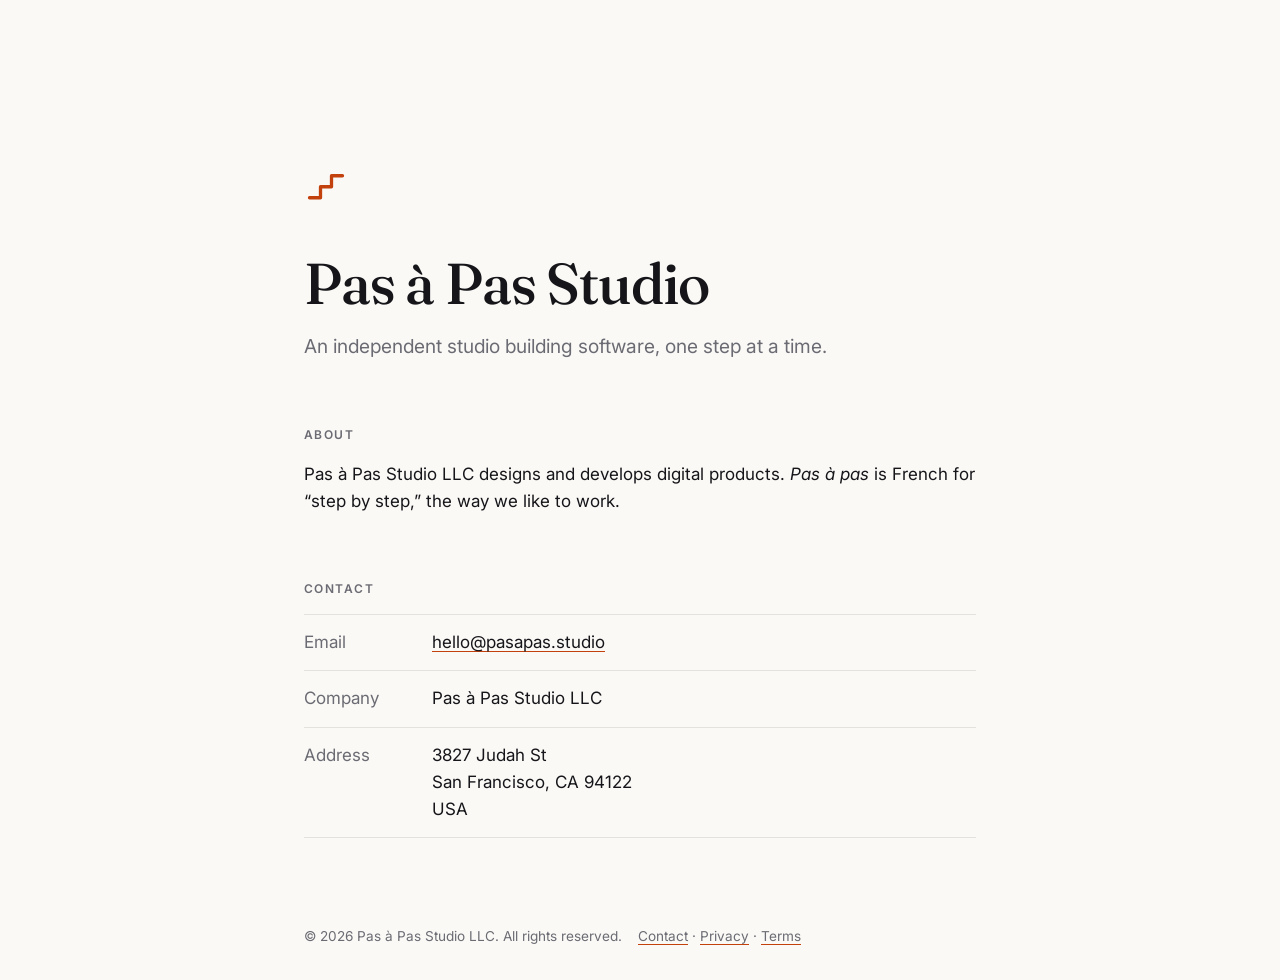
<file: index.html>
<!doctype html>
<html lang="en">
<head>
  <meta charset="utf-8">
  <meta name="viewport" content="width=device-width, initial-scale=1">
  <title>Pas à Pas Studio</title>
  <meta name="description" content="Pas à Pas Studio LLC. Step by step, we build software.">
  <link rel="canonical" href="https://pasapas.studio/">
  <meta property="og:title" content="Pas à Pas Studio">
  <meta property="og:description" content="Pas à Pas Studio LLC. Step by step, we build software.">
  <meta property="og:url" content="https://pasapas.studio/">
  <meta property="og:type" content="website">
  <link rel="icon" href="data:image/svg+xml,%3Csvg xmlns='http://www.w3.org/2000/svg' viewBox='0 0 32 32'%3E%3Crect width='32' height='32' rx='7' fill='%23111'/%3E%3Cpath d='M8 23h5v-5h5v-5h6' fill='none' stroke='%23fff' stroke-width='2.6' stroke-linecap='round' stroke-linejoin='round'/%3E%3C/svg%3E">
  <link rel="preconnect" href="https://fonts.googleapis.com">
  <link rel="preconnect" href="https://fonts.gstatic.com" crossorigin>
  <link href="https://fonts.googleapis.com/css2?family=Inter:wght@400;500;600&family=Fraunces:opsz,wght@9..144,500&display=swap" rel="stylesheet">
  <link rel="stylesheet" href="style.css">
</head>
<body>
  <main>
    <svg class="mark" viewBox="0 0 32 32" aria-hidden="true">
      <path d="M4 26h8v-8h8v-8h8" fill="none" stroke-width="2.4" stroke-linecap="round" stroke-linejoin="round"/>
    </svg>

    <h1>Pas à Pas Studio</h1>
    <!-- TODO: replace with what the company does -->
    <p class="tagline">An independent studio building software, one step at a time.</p>

    <section aria-labelledby="about">
      <h2 id="about">About</h2>
      <!-- TODO: short company description -->
      <p>Pas à Pas Studio LLC designs and develops digital products. <em>Pas à pas</em> is French for “step by step,” the way we like to work.</p>
    </section>

    <section aria-labelledby="contact">
      <h2 id="contact">Contact</h2>
      <dl>
        <dt>Email</dt>
        <dd><a href="mailto:hello@pasapas.studio">hello@pasapas.studio</a></dd><!-- TODO: confirm address -->
        <dt>Company</dt>
        <dd>Pas à Pas Studio LLC</dd>
        <dt>Address</dt>
        <dd><address style="font-style: normal">3827 Judah St<br>San Francisco, CA 94122<br>USA</address></dd>
      </dl>
    </section>
  </main>

  <footer>
    © <span id="y">2026</span> Pas à Pas Studio LLC. All rights reserved.
    <nav><a href="/contact">Contact</a> · <a href="/privacy">Privacy</a> · <a href="/terms">Terms</a></nav>
  </footer>
  <script>
    document.getElementById('y').textContent = new Date().getFullYear();

    // Tagline arrives one word at a time.
    const tagline = document.querySelector('.tagline');
    tagline.innerHTML = tagline.textContent.trim().split(/\s+/)
      .map((w, i) => `<span class="w" style="animation-delay:${1.2 + i * 0.12}s">${w}</span>`)
      .join(' ');

    // Pointer leaves a trail of footprints ("pas" = footstep).
    if (!matchMedia('(prefers-reduced-motion: reduce)').matches) {
      const STRIDE = 34, SPREAD = 6;
      const svg = '<svg viewBox="0 0 10 20"><ellipse cx="5" cy="6" rx="4" ry="5.5"/><ellipse cx="5" cy="16" rx="3" ry="3.5"/></svg>';
      let last = null, left = true;
      addEventListener('pointermove', (e) => {
        if (!last) { last = { x: e.clientX, y: e.clientY }; return; }
        const dx = e.clientX - last.x, dy = e.clientY - last.y;
        const dist = Math.hypot(dx, dy);
        if (dist < STRIDE) return;
        const a = Math.atan2(dy, dx);
        const side = left ? -SPREAD : SPREAD;
        const x = e.clientX + Math.cos(a + Math.PI / 2) * side;
        const y = e.clientY + Math.sin(a + Math.PI / 2) * side;
        const el = document.createElement('div');
        el.className = 'print';
        el.innerHTML = svg;
        el.firstChild.style.cssText = 'width:100%;height:100%;display:block';
        el.style.transform = `translate(${x}px, ${y}px) rotate(${a + Math.PI / 2}rad)`;
        el.addEventListener('animationend', () => el.remove());
        document.body.appendChild(el);
        left = !left;
        last = { x: e.clientX, y: e.clientY };
      }, { passive: true });
    }
  </script>
</body>
</html>
</file>
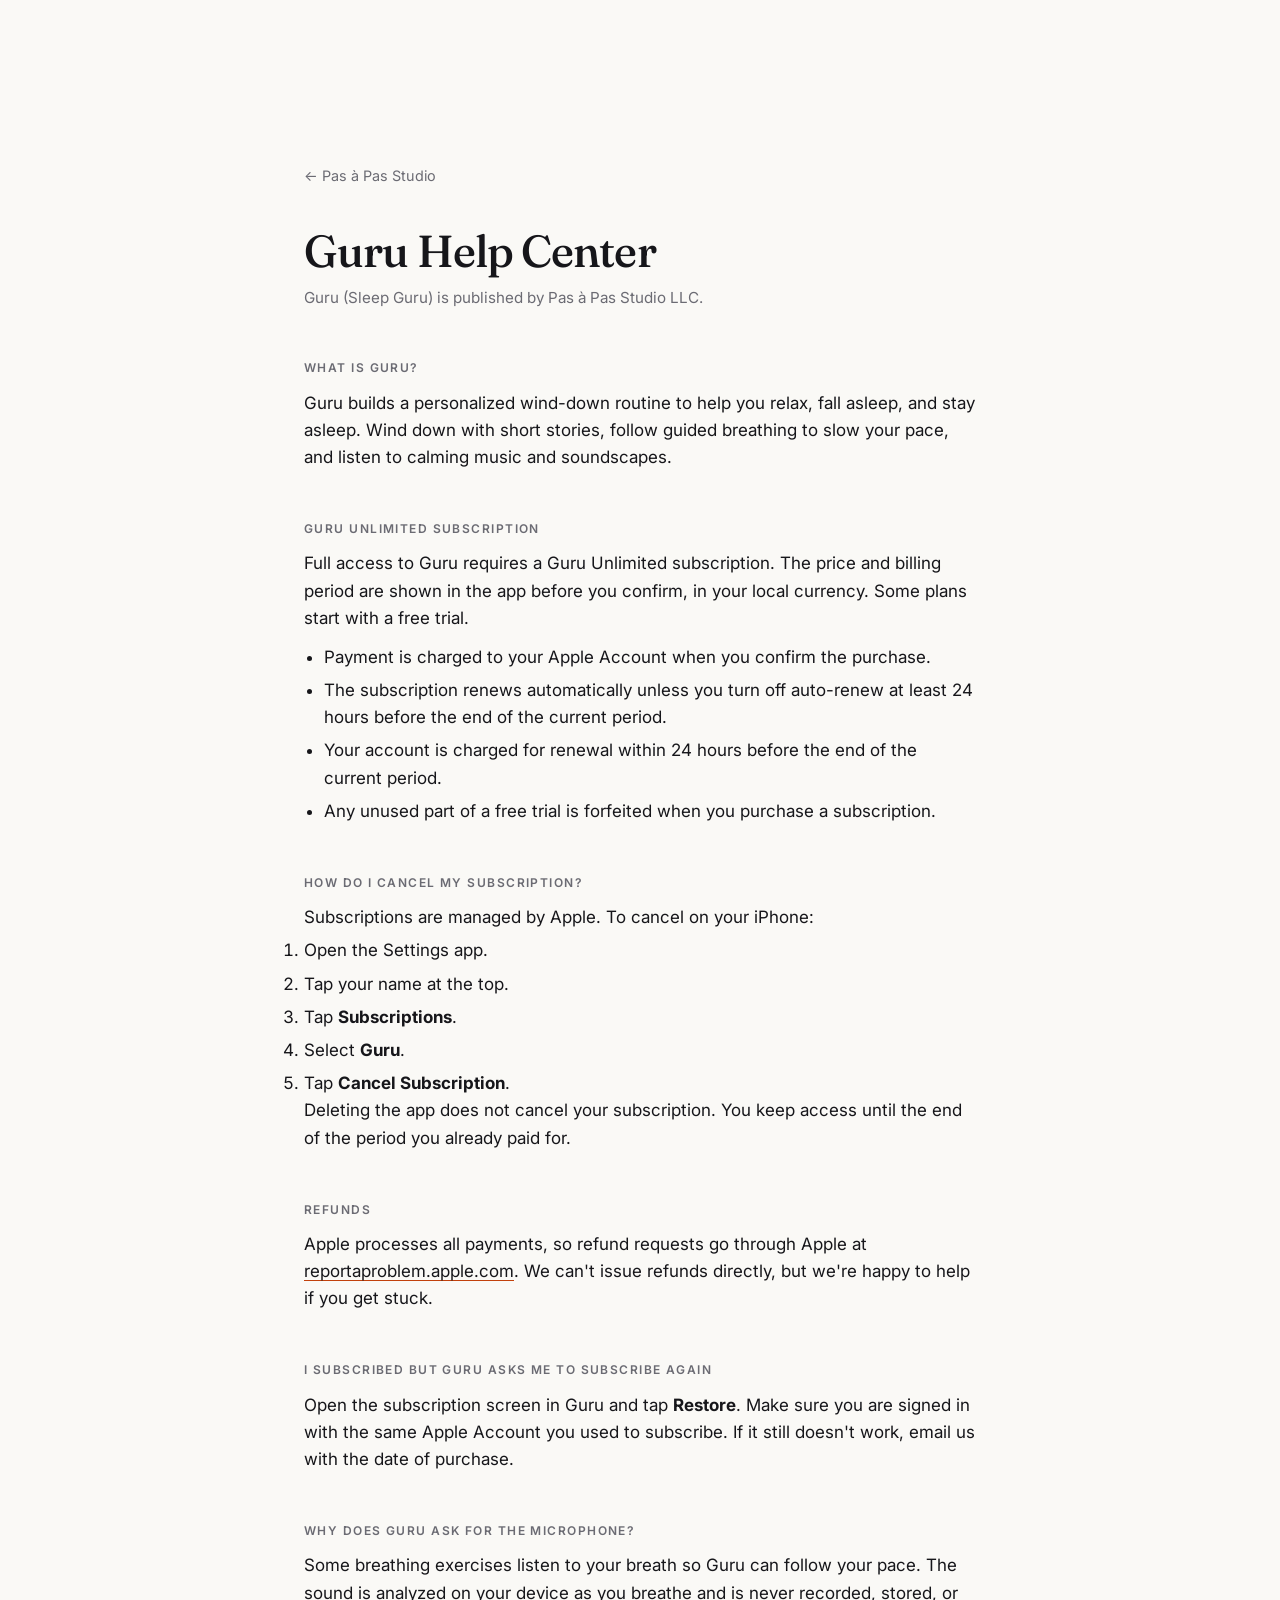
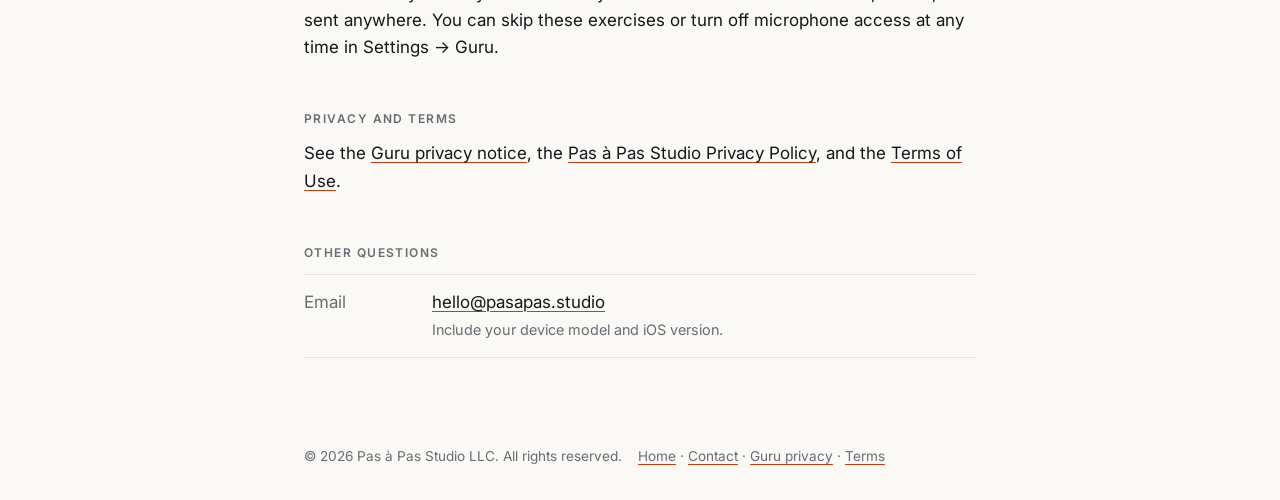
<file: sleepguru/index.html>
<!doctype html>
<html lang="en">
<head>
  <meta charset="utf-8">
  <meta name="viewport" content="width=device-width, initial-scale=1">
  <title>Guru Help Center | Pas à Pas Studio</title>
  <meta name="description" content="Answers to common questions about Guru (Sleep Guru): subscriptions, cancellation, restoring purchases, and support.">
  <link rel="canonical" href="https://pasapas.studio/sleepguru/">
  <link rel="icon" href="data:image/svg+xml,%3Csvg xmlns='http://www.w3.org/2000/svg' viewBox='0 0 32 32'%3E%3Crect width='32' height='32' rx='7' fill='%23111'/%3E%3Cpath d='M8 23h5v-5h5v-5h6' fill='none' stroke='%23fff' stroke-width='2.6' stroke-linecap='round' stroke-linejoin='round'/%3E%3C/svg%3E">
  <link rel="preconnect" href="https://fonts.googleapis.com">
  <link rel="preconnect" href="https://fonts.gstatic.com" crossorigin>
  <link href="https://fonts.googleapis.com/css2?family=Inter:wght@400;500;600&family=Fraunces:opsz,wght@9..144,500&display=swap" rel="stylesheet">
  <link rel="stylesheet" href="/style.css">
</head>
<body>
  <main class="doc">
    <a class="back" href="/">← Pas à Pas Studio</a>

    <h1>Guru Help Center</h1>
    <p class="meta">Guru (Sleep Guru) is published by Pas à Pas Studio LLC.</p>

    <section>
      <h2>What is Guru?</h2>
      <p>Guru builds a personalized wind-down routine to help you relax, fall asleep, and stay asleep. Wind down with short stories, follow guided breathing to slow your pace, and listen to calming music and soundscapes.</p>
    </section>

    <section>
      <h2>Guru Unlimited subscription</h2>
      <p>Full access to Guru requires a Guru Unlimited subscription. The price and billing period are shown in the app before you confirm, in your local currency. Some plans start with a free trial.</p>
      <ul>
        <li>Payment is charged to your Apple Account when you confirm the purchase.</li>
        <li>The subscription renews automatically unless you turn off auto-renew at least 24 hours before the end of the current period.</li>
        <li>Your account is charged for renewal within 24 hours before the end of the current period.</li>
        <li>Any unused part of a free trial is forfeited when you purchase a subscription.</li>
      </ul>
    </section>

    <section>
      <h2>How do I cancel my subscription?</h2>
      <p>Subscriptions are managed by Apple. To cancel on your iPhone:</p>
      <ol>
        <li>Open the Settings app.</li>
        <li>Tap your name at the top.</li>
        <li>Tap <strong>Subscriptions</strong>.</li>
        <li>Select <strong>Guru</strong>.</li>
        <li>Tap <strong>Cancel Subscription</strong>.</li>
      </ol>
      <p>Deleting the app does not cancel your subscription. You keep access until the end of the period you already paid for.</p>
    </section>

    <section>
      <h2>Refunds</h2>
      <p>Apple processes all payments, so refund requests go through Apple at <a href="https://reportaproblem.apple.com">reportaproblem.apple.com</a>. We can't issue refunds directly, but we're happy to help if you get stuck.</p>
    </section>

    <section>
      <h2>I subscribed but Guru asks me to subscribe again</h2>
      <p>Open the subscription screen in Guru and tap <strong>Restore</strong>. Make sure you are signed in with the same Apple Account you used to subscribe. If it still doesn't work, email us with the date of purchase.</p>
    </section>

    <section>
      <h2>Why does Guru ask for the microphone?</h2>
      <p>Some breathing exercises listen to your breath so Guru can follow your pace. The sound is analyzed on your device as you breathe and is never recorded, stored, or sent anywhere. You can skip these exercises or turn off microphone access at any time in Settings → Guru.</p>
    </section>

    <section>
      <h2>Privacy and terms</h2>
      <p>See the <a href="/sleepguru/privacy">Guru privacy notice</a>, the <a href="/privacy">Pas à Pas Studio Privacy Policy</a>, and the <a href="/terms">Terms of Use</a>.</p>
    </section>

    <section>
      <h2>Other questions</h2>
      <dl>
        <dt>Email</dt>
        <dd><a href="mailto:hello@pasapas.studio?subject=Guru%20support">hello@pasapas.studio</a><br><span class="hint">Include your device model and iOS version.</span></dd>
      </dl>
    </section>
  </main>

  <footer>
    © <span id="y">2026</span> Pas à Pas Studio LLC. All rights reserved.
    <nav><a href="/">Home</a> · <a href="/contact">Contact</a> · <a href="/sleepguru/privacy">Guru privacy</a> · <a href="/terms">Terms</a></nav>
  </footer>
  <script>document.getElementById('y').textContent = new Date().getFullYear();</script>
</body>
</html>
</file>
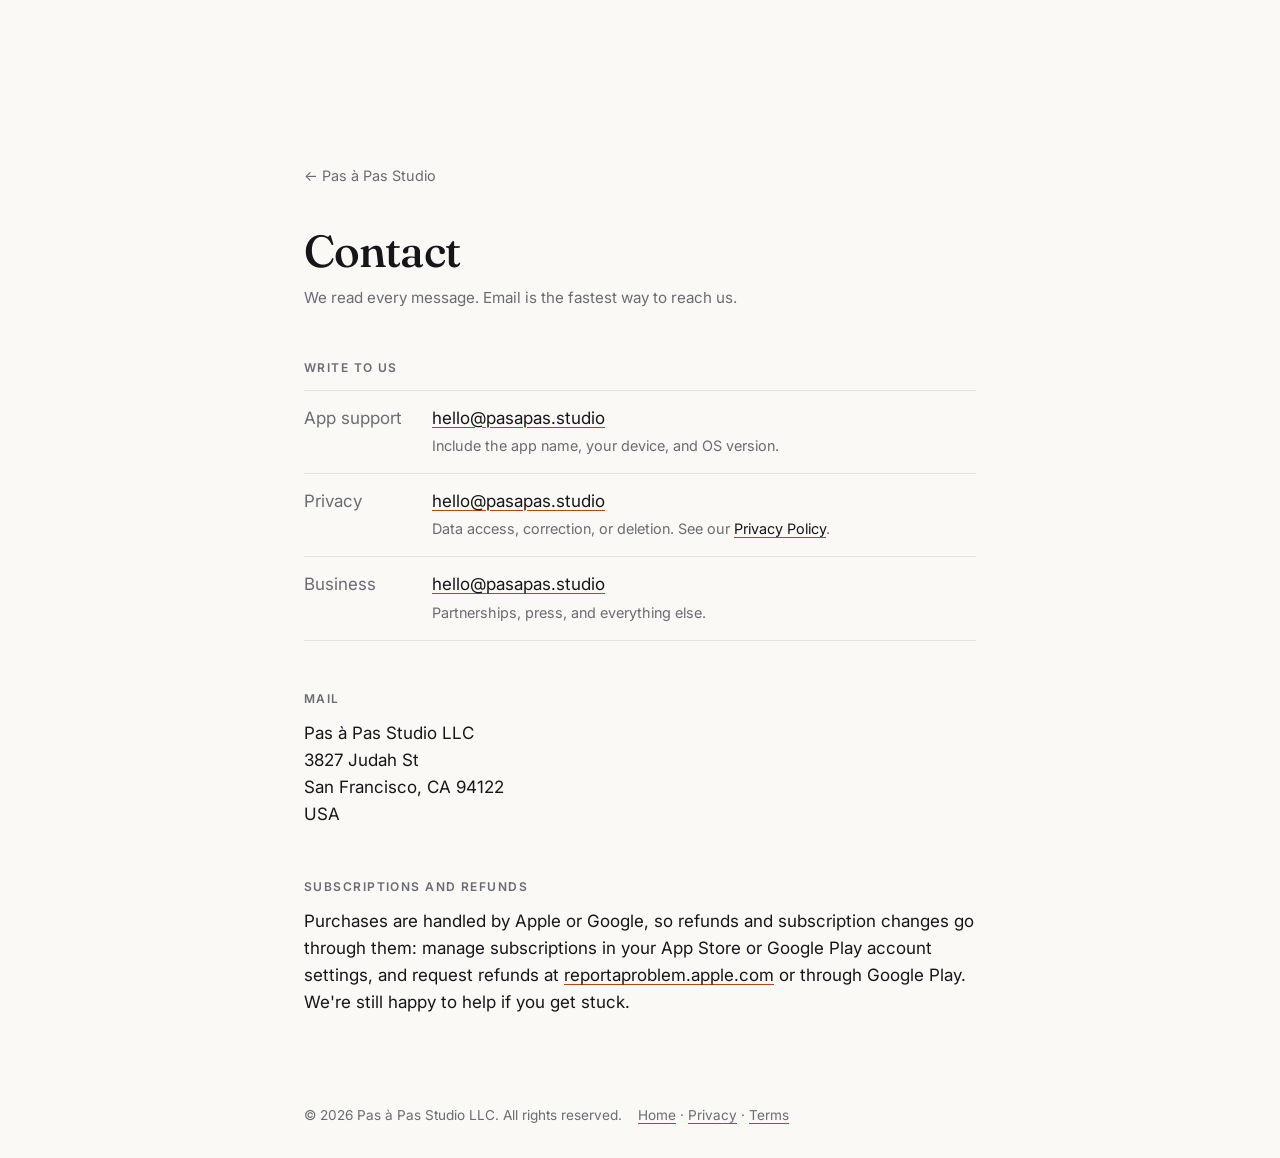
<file: contact.html>
<!doctype html>
<html lang="en">
<head>
  <meta charset="utf-8">
  <meta name="viewport" content="width=device-width, initial-scale=1">
  <title>Contact | Pas à Pas Studio</title>
  <meta name="description" content="Get in touch with Pas à Pas Studio LLC for app support, privacy requests, or business inquiries.">
  <link rel="canonical" href="https://pasapas.studio/contact">
  <link rel="icon" href="data:image/svg+xml,%3Csvg xmlns='http://www.w3.org/2000/svg' viewBox='0 0 32 32'%3E%3Crect width='32' height='32' rx='7' fill='%23111'/%3E%3Cpath d='M8 23h5v-5h5v-5h6' fill='none' stroke='%23fff' stroke-width='2.6' stroke-linecap='round' stroke-linejoin='round'/%3E%3C/svg%3E">
  <link rel="preconnect" href="https://fonts.googleapis.com">
  <link rel="preconnect" href="https://fonts.gstatic.com" crossorigin>
  <link href="https://fonts.googleapis.com/css2?family=Inter:wght@400;500;600&family=Fraunces:opsz,wght@9..144,500&display=swap" rel="stylesheet">
  <link rel="stylesheet" href="style.css">
</head>
<body>
  <main class="doc">
    <a class="back" href="/">← Pas à Pas Studio</a>

    <h1>Contact</h1>
    <p class="meta">We read every message. Email is the fastest way to reach us.</p>

    <section>
      <h2>Write to us</h2>
      <dl>
        <dt>App support</dt>
        <dd><a href="mailto:hello@pasapas.studio?subject=Support%3A%20">hello@pasapas.studio</a><br><span class="hint">Include the app name, your device, and OS version.</span></dd>
        <dt>Privacy</dt>
        <dd><a href="mailto:hello@pasapas.studio?subject=Privacy%20request">hello@pasapas.studio</a><br><span class="hint">Data access, correction, or deletion. See our <a href="/privacy">Privacy Policy</a>.</span></dd>
        <dt>Business</dt>
        <dd><a href="mailto:hello@pasapas.studio?subject=Business%20inquiry">hello@pasapas.studio</a><br><span class="hint">Partnerships, press, and everything else.</span></dd>
      </dl>
    </section>

    <section>
      <h2>Mail</h2>
      <address style="font-style: normal">Pas à Pas Studio LLC<br>3827 Judah St<br>San Francisco, CA 94122<br>USA</address>
    </section>

    <section>
      <h2>Subscriptions and refunds</h2>
      <p>Purchases are handled by Apple or Google, so refunds and subscription changes go through them: manage subscriptions in your App Store or Google Play account settings, and request refunds at <a href="https://reportaproblem.apple.com">reportaproblem.apple.com</a> or through Google Play. We're still happy to help if you get stuck.</p>
    </section>
  </main>

  <footer>
    © <span id="y">2026</span> Pas à Pas Studio LLC. All rights reserved.
    <nav><a href="/">Home</a> · <a href="/privacy">Privacy</a> · <a href="/terms">Terms</a></nav>
  </footer>
  <script>document.getElementById('y').textContent = new Date().getFullYear();</script>
</body>
</html>
</file>
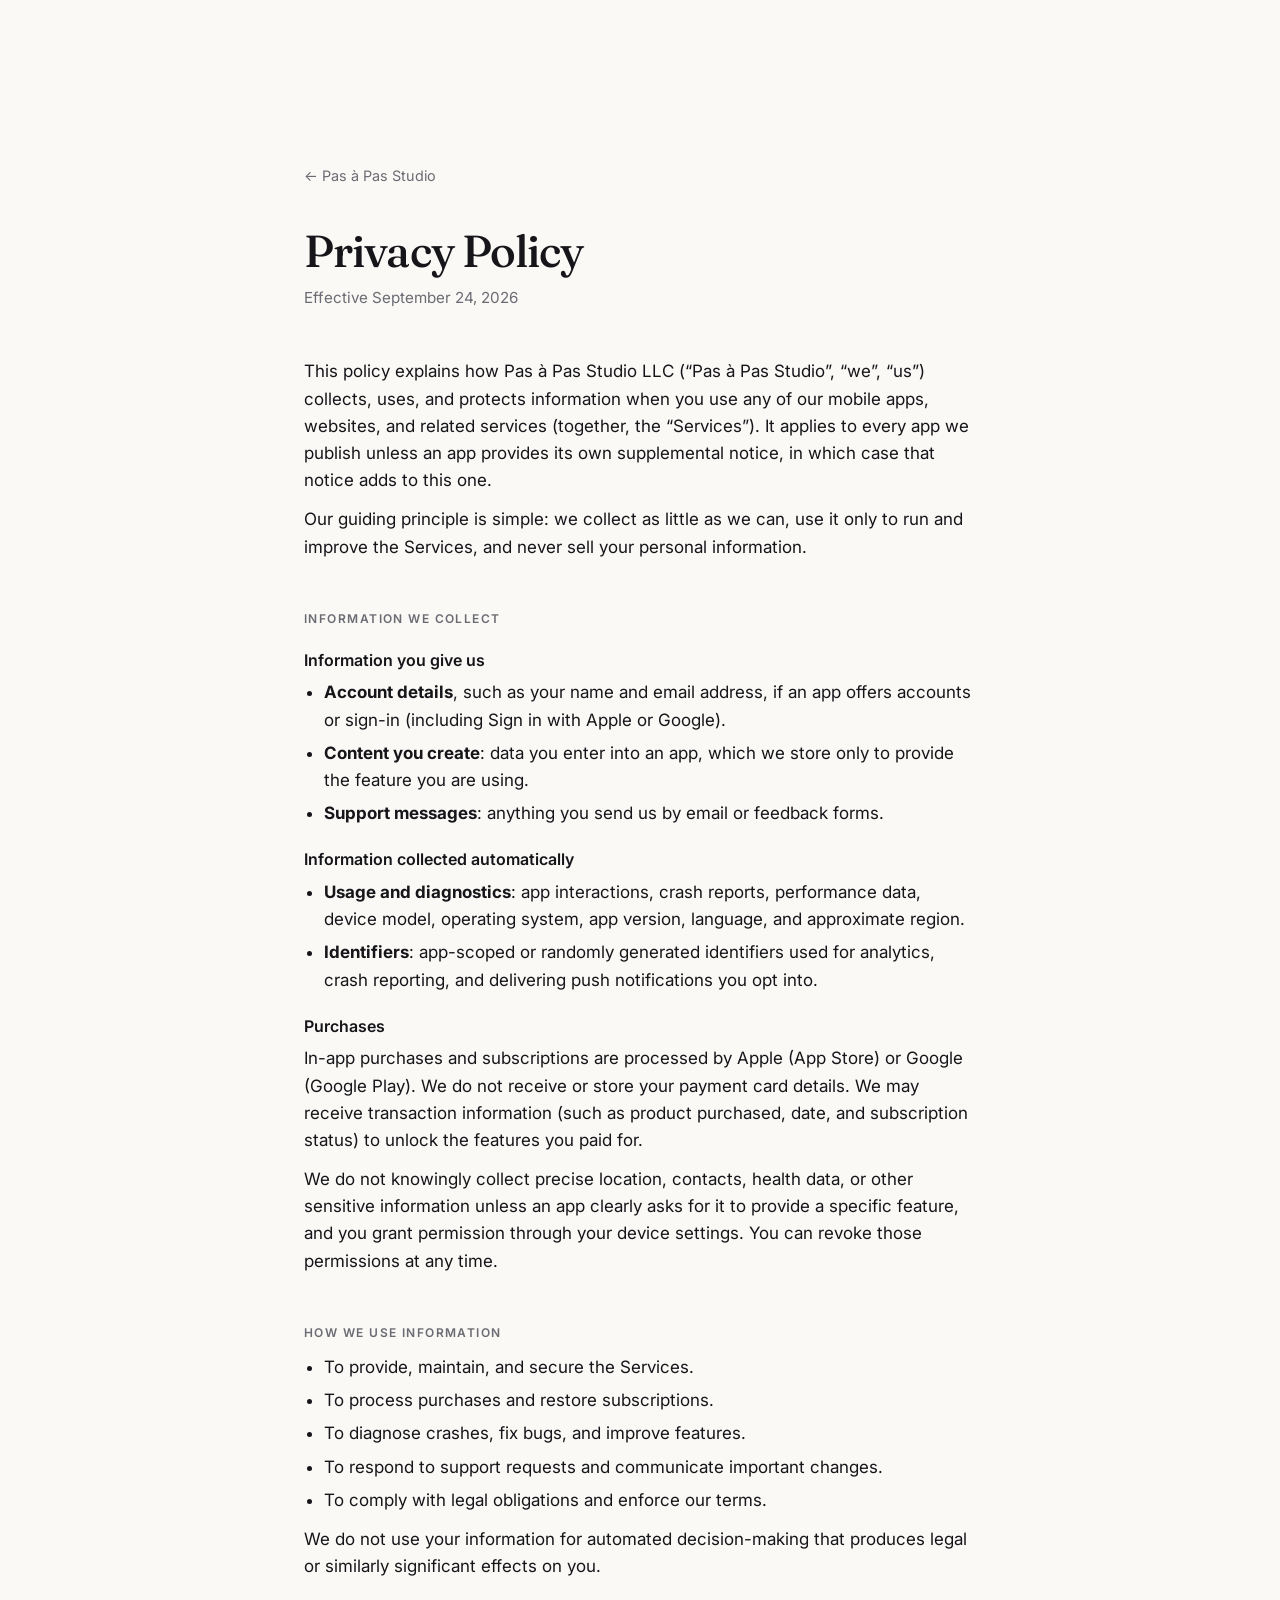
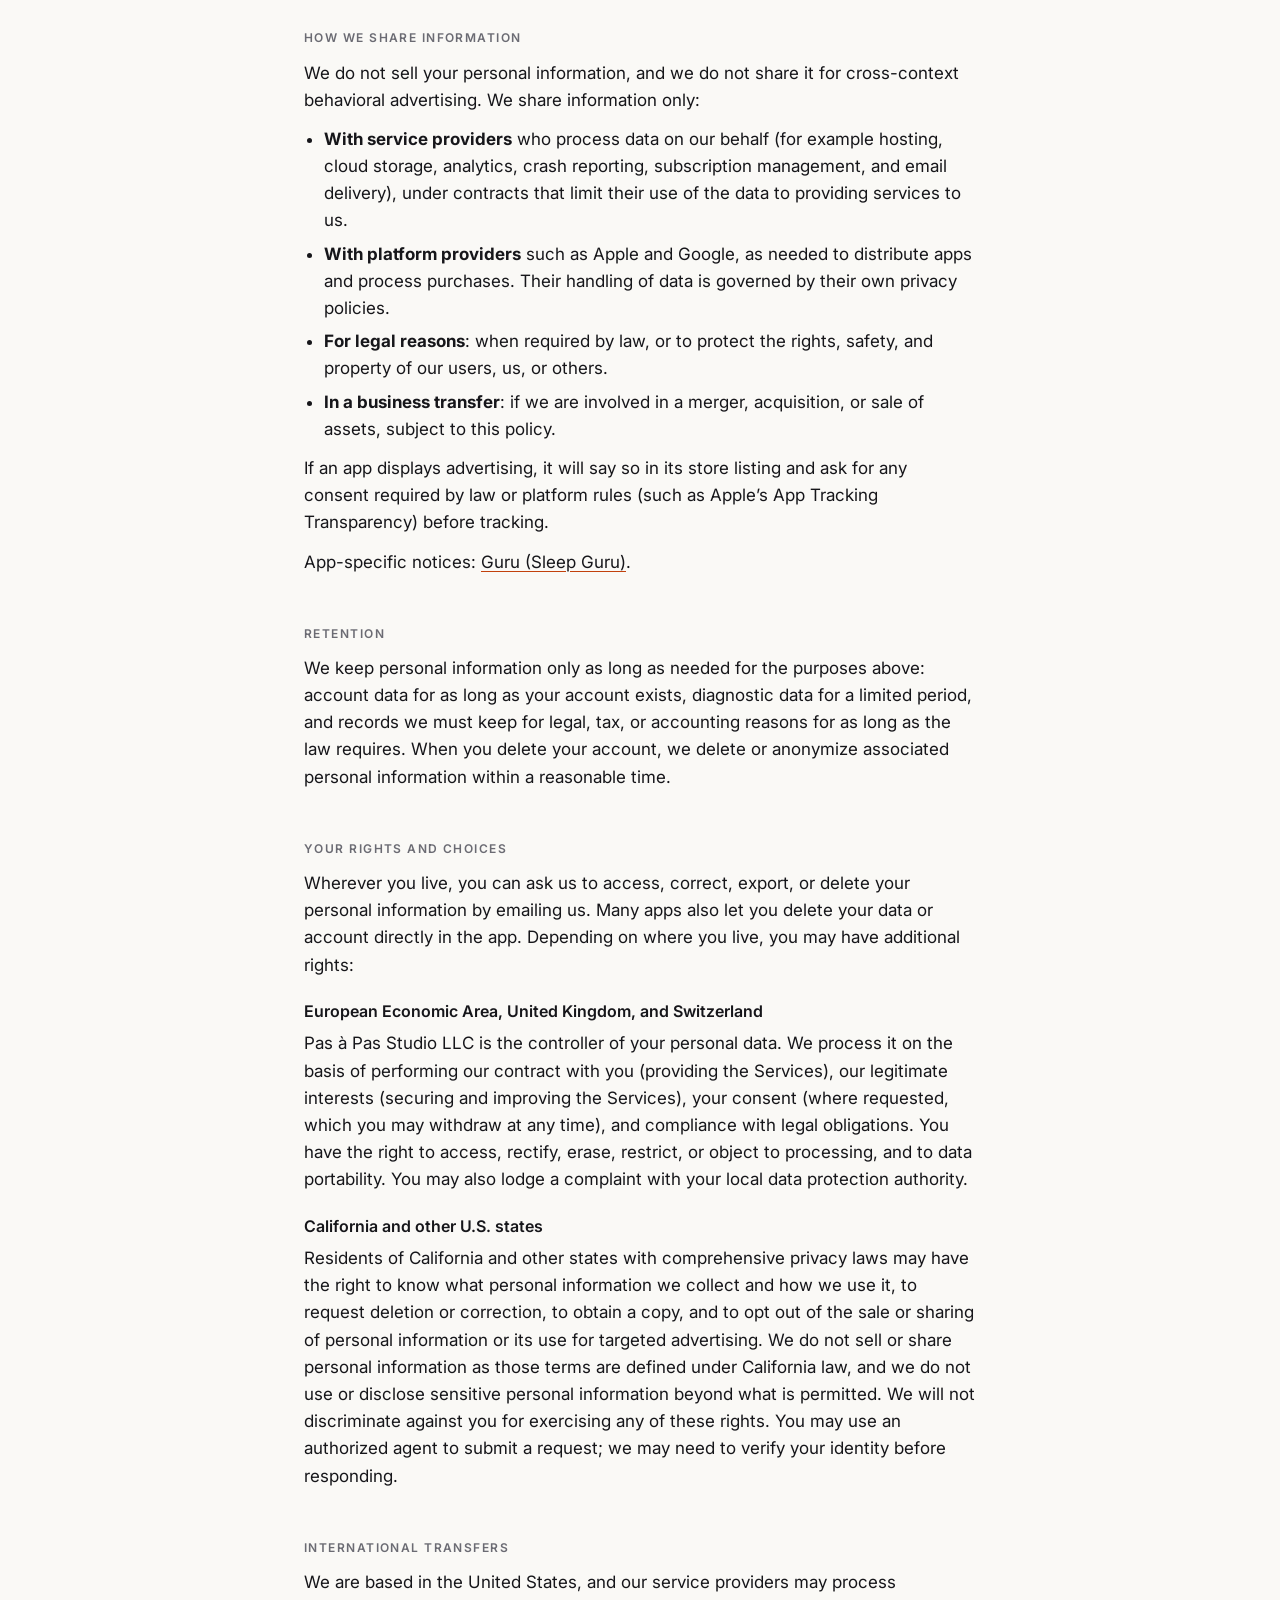
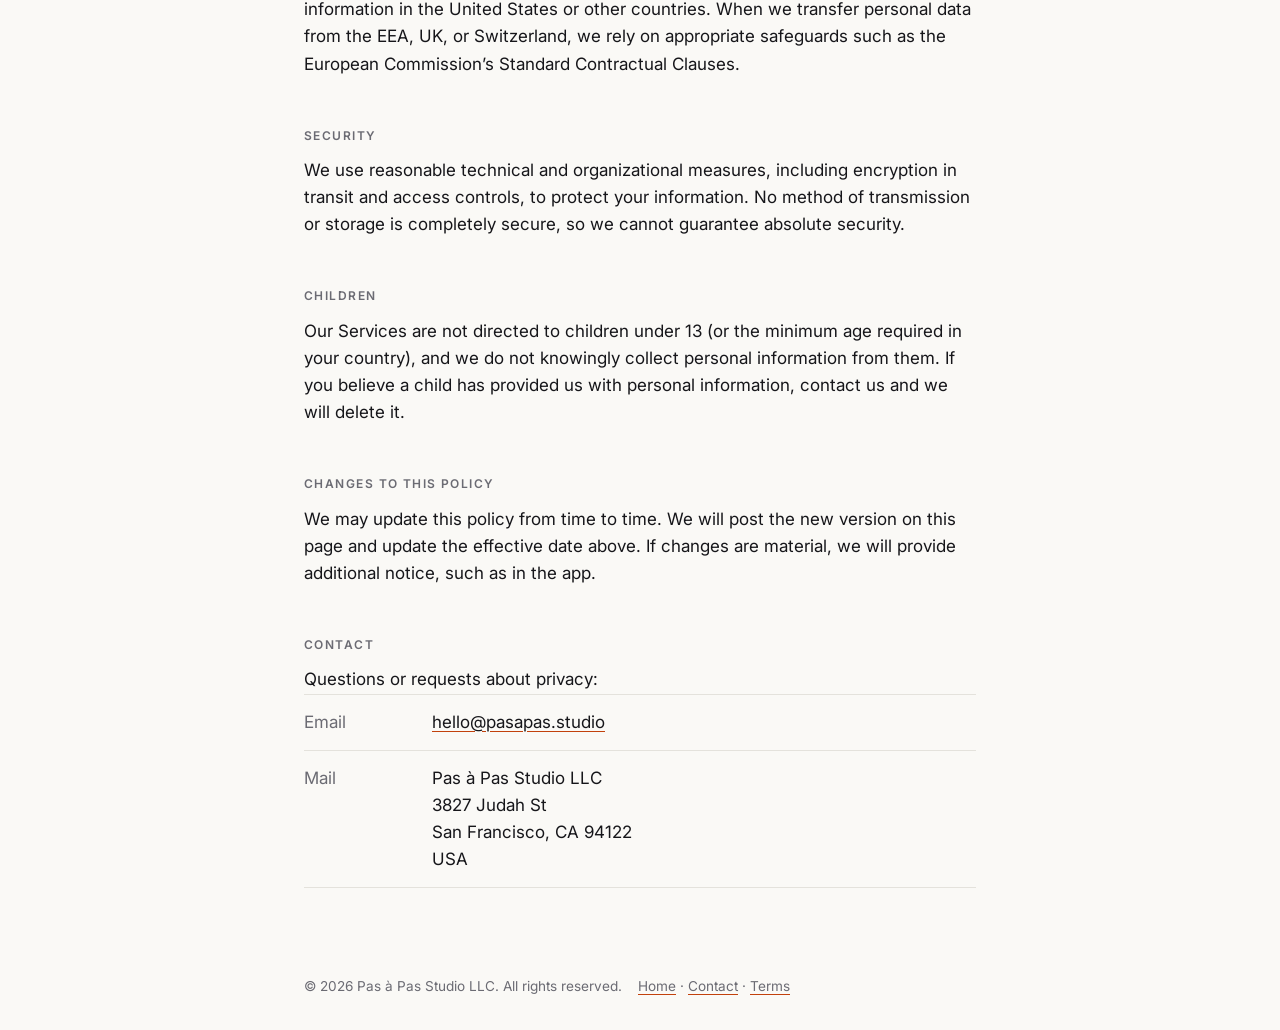
<file: privacy.html>
<!doctype html>
<html lang="en">
<head>
  <meta charset="utf-8">
  <meta name="viewport" content="width=device-width, initial-scale=1">
  <title>Privacy Policy | Pas à Pas Studio</title>
  <meta name="description" content="Privacy policy for apps and services operated by Pas à Pas Studio LLC.">
  <link rel="canonical" href="https://pasapas.studio/privacy">
  <link rel="icon" href="data:image/svg+xml,%3Csvg xmlns='http://www.w3.org/2000/svg' viewBox='0 0 32 32'%3E%3Crect width='32' height='32' rx='7' fill='%23111'/%3E%3Cpath d='M8 23h5v-5h5v-5h6' fill='none' stroke='%23fff' stroke-width='2.6' stroke-linecap='round' stroke-linejoin='round'/%3E%3C/svg%3E">
  <link rel="preconnect" href="https://fonts.googleapis.com">
  <link rel="preconnect" href="https://fonts.gstatic.com" crossorigin>
  <link href="https://fonts.googleapis.com/css2?family=Inter:wght@400;500;600&family=Fraunces:opsz,wght@9..144,500&display=swap" rel="stylesheet">
  <link rel="stylesheet" href="style.css">
</head>
<body>
  <main class="doc">
    <a class="back" href="/">← Pas à Pas Studio</a>

    <h1>Privacy Policy</h1>
    <p class="meta">Effective September 24, 2026</p>

    <section>
      <p>This policy explains how Pas à Pas Studio LLC (“Pas à Pas Studio”, “we”, “us”) collects, uses, and protects information when you use any of our mobile apps, websites, and related services (together, the “Services”). It applies to every app we publish unless an app provides its own supplemental notice, in which case that notice adds to this one.</p>
      <p>Our guiding principle is simple: we collect as little as we can, use it only to run and improve the Services, and never sell your personal information.</p>
    </section>

    <section>
      <h2>Information we collect</h2>

      <h3>Information you give us</h3>
      <ul>
        <li><strong>Account details</strong>, such as your name and email address, if an app offers accounts or sign-in (including Sign in with Apple or Google).</li>
        <li><strong>Content you create</strong>: data you enter into an app, which we store only to provide the feature you are using.</li>
        <li><strong>Support messages</strong>: anything you send us by email or feedback forms.</li>
      </ul>

      <h3>Information collected automatically</h3>
      <ul>
        <li><strong>Usage and diagnostics</strong>: app interactions, crash reports, performance data, device model, operating system, app version, language, and approximate region.</li>
        <li><strong>Identifiers</strong>: app-scoped or randomly generated identifiers used for analytics, crash reporting, and delivering push notifications you opt into.</li>
      </ul>

      <h3>Purchases</h3>
      <p>In-app purchases and subscriptions are processed by Apple (App Store) or Google (Google Play). We do not receive or store your payment card details. We may receive transaction information (such as product purchased, date, and subscription status) to unlock the features you paid for.</p>

      <p>We do not knowingly collect precise location, contacts, health data, or other sensitive information unless an app clearly asks for it to provide a specific feature, and you grant permission through your device settings. You can revoke those permissions at any time.</p>
    </section>

    <section>
      <h2>How we use information</h2>
      <ul>
        <li>To provide, maintain, and secure the Services.</li>
        <li>To process purchases and restore subscriptions.</li>
        <li>To diagnose crashes, fix bugs, and improve features.</li>
        <li>To respond to support requests and communicate important changes.</li>
        <li>To comply with legal obligations and enforce our terms.</li>
      </ul>
      <p>We do not use your information for automated decision-making that produces legal or similarly significant effects on you.</p>
    </section>

    <section>
      <h2>How we share information</h2>
      <p>We do not sell your personal information, and we do not share it for cross-context behavioral advertising. We share information only:</p>
      <ul>
        <li><strong>With service providers</strong> who process data on our behalf (for example hosting, cloud storage, analytics, crash reporting, subscription management, and email delivery), under contracts that limit their use of the data to providing services to us.</li>
        <li><strong>With platform providers</strong> such as Apple and Google, as needed to distribute apps and process purchases. Their handling of data is governed by their own privacy policies.</li>
        <li><strong>For legal reasons</strong>: when required by law, or to protect the rights, safety, and property of our users, us, or others.</li>
        <li><strong>In a business transfer</strong>: if we are involved in a merger, acquisition, or sale of assets, subject to this policy.</li>
      </ul>
      <p>If an app displays advertising, it will say so in its store listing and ask for any consent required by law or platform rules (such as Apple’s App Tracking Transparency) before tracking.</p>
      <p>App-specific notices: <a href="/sleepguru/privacy">Guru (Sleep Guru)</a>.</p>
    </section>

    <section>
      <h2>Retention</h2>
      <p>We keep personal information only as long as needed for the purposes above: account data for as long as your account exists, diagnostic data for a limited period, and records we must keep for legal, tax, or accounting reasons for as long as the law requires. When you delete your account, we delete or anonymize associated personal information within a reasonable time.</p>
    </section>

    <section>
      <h2>Your rights and choices</h2>
      <p>Wherever you live, you can ask us to access, correct, export, or delete your personal information by emailing us. Many apps also let you delete your data or account directly in the app. Depending on where you live, you may have additional rights:</p>

      <h3>European Economic Area, United Kingdom, and Switzerland</h3>
      <p>Pas à Pas Studio LLC is the controller of your personal data. We process it on the basis of performing our contract with you (providing the Services), our legitimate interests (securing and improving the Services), your consent (where requested, which you may withdraw at any time), and compliance with legal obligations. You have the right to access, rectify, erase, restrict, or object to processing, and to data portability. You may also lodge a complaint with your local data protection authority.</p>

      <h3>California and other U.S. states</h3>
      <p>Residents of California and other states with comprehensive privacy laws may have the right to know what personal information we collect and how we use it, to request deletion or correction, to obtain a copy, and to opt out of the sale or sharing of personal information or its use for targeted advertising. We do not sell or share personal information as those terms are defined under California law, and we do not use or disclose sensitive personal information beyond what is permitted. We will not discriminate against you for exercising any of these rights. You may use an authorized agent to submit a request; we may need to verify your identity before responding.</p>
    </section>

    <section>
      <h2>International transfers</h2>
      <p>We are based in the United States, and our service providers may process information in the United States or other countries. When we transfer personal data from the EEA, UK, or Switzerland, we rely on appropriate safeguards such as the European Commission’s Standard Contractual Clauses.</p>
    </section>

    <section>
      <h2>Security</h2>
      <p>We use reasonable technical and organizational measures, including encryption in transit and access controls, to protect your information. No method of transmission or storage is completely secure, so we cannot guarantee absolute security.</p>
    </section>

    <section>
      <h2>Children</h2>
      <p>Our Services are not directed to children under 13 (or the minimum age required in your country), and we do not knowingly collect personal information from them. If you believe a child has provided us with personal information, contact us and we will delete it.</p>
    </section>

    <section>
      <h2>Changes to this policy</h2>
      <p>We may update this policy from time to time. We will post the new version on this page and update the effective date above. If changes are material, we will provide additional notice, such as in the app.</p>
    </section>

    <section>
      <h2>Contact</h2>
      <p>Questions or requests about privacy:</p>
      <dl>
        <dt>Email</dt>
        <dd><a href="mailto:hello@pasapas.studio">hello@pasapas.studio</a></dd>
        <dt>Mail</dt>
        <dd><address style="font-style: normal">Pas à Pas Studio LLC<br>3827 Judah St<br>San Francisco, CA 94122<br>USA</address></dd>
      </dl>
    </section>
  </main>

  <footer>
    © <span id="y">2026</span> Pas à Pas Studio LLC. All rights reserved.
    <nav><a href="/">Home</a> · <a href="/contact">Contact</a> · <a href="/terms">Terms</a></nav>
  </footer>
  <script>document.getElementById('y').textContent = new Date().getFullYear();</script>
</body>
</html>
</file>
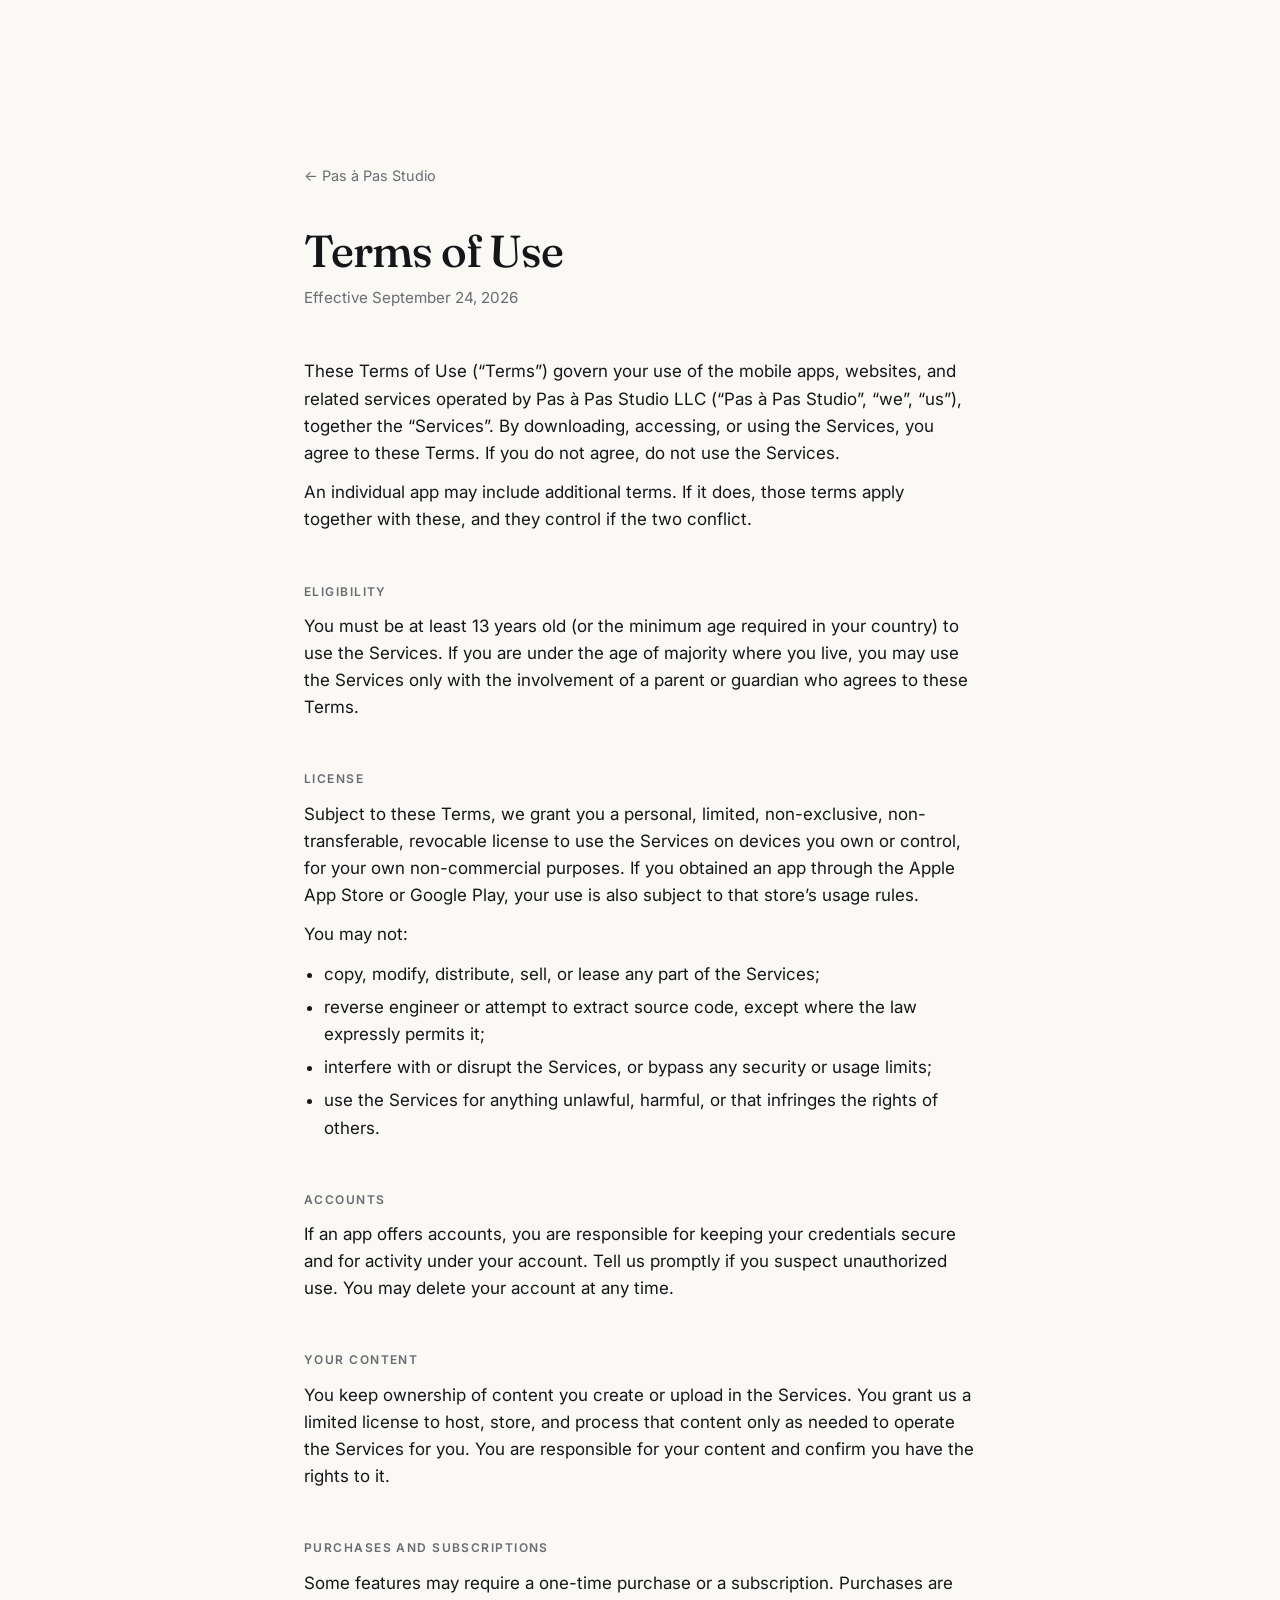
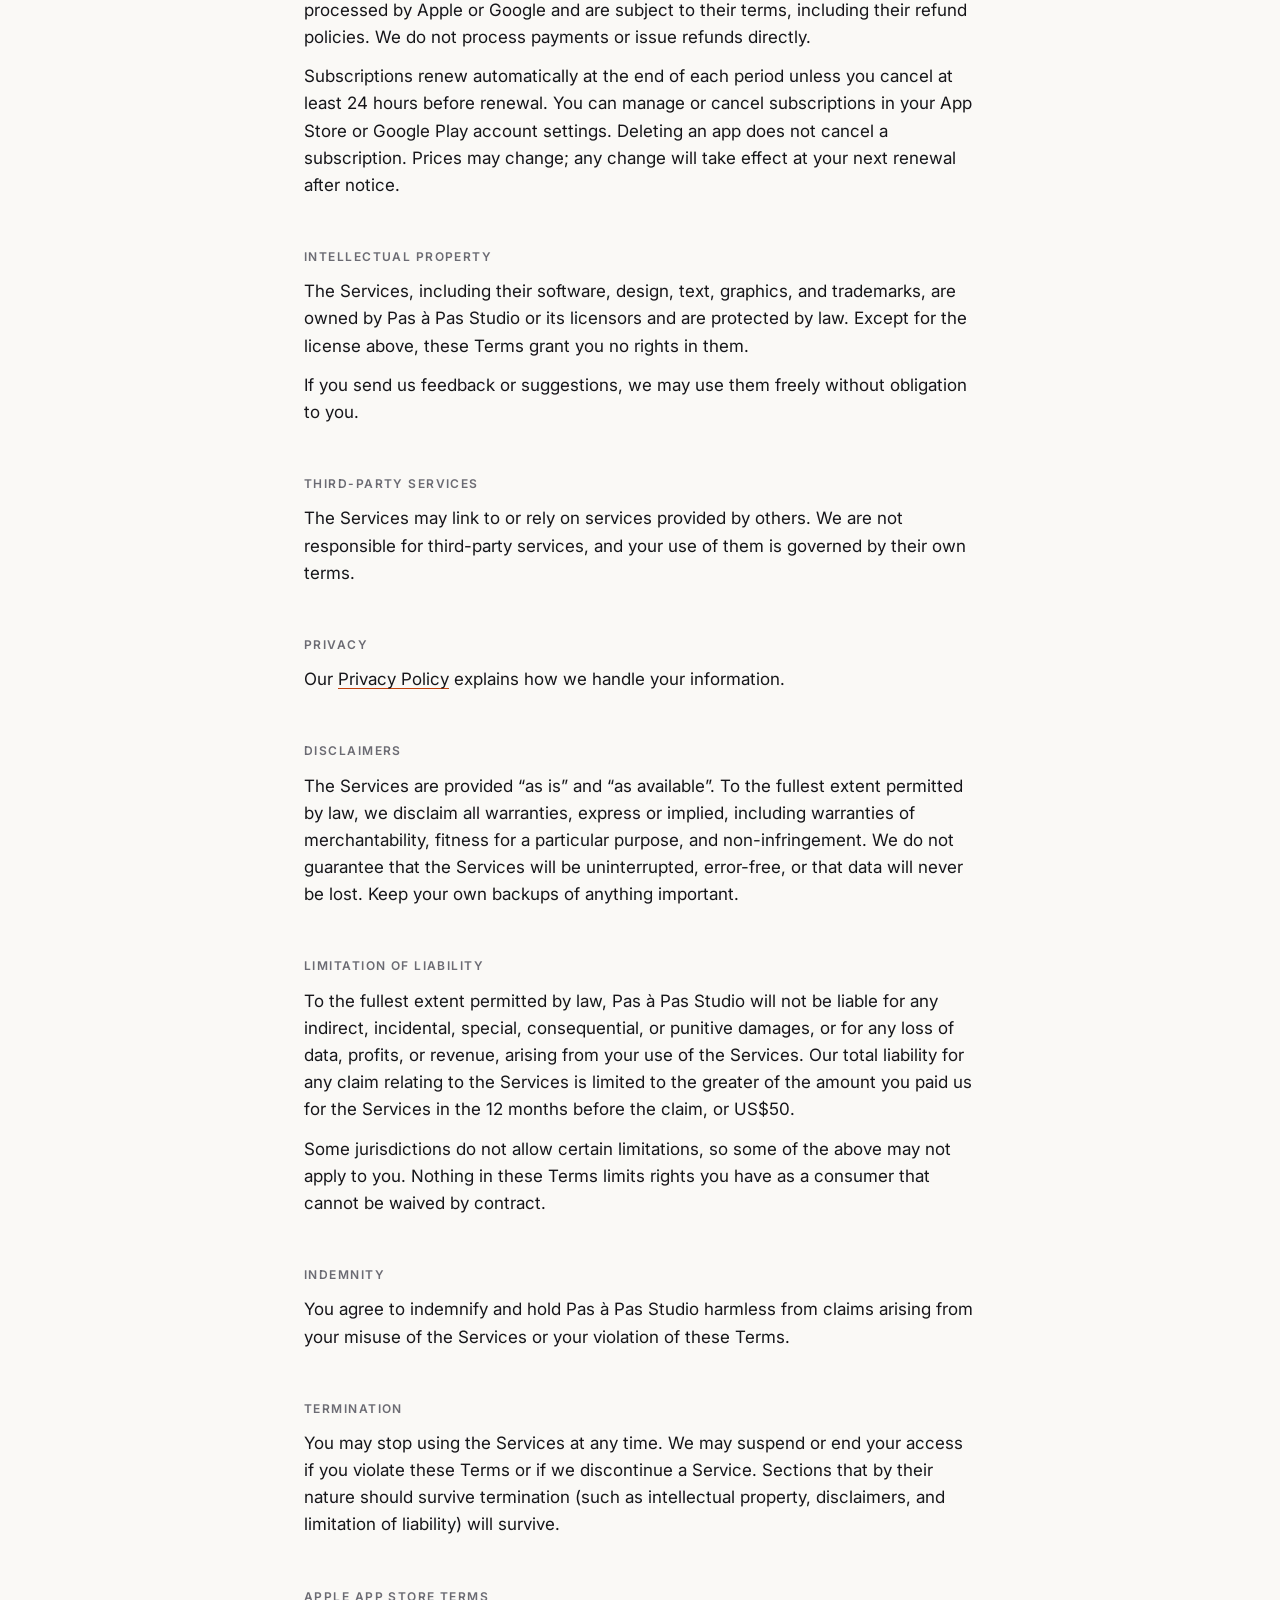
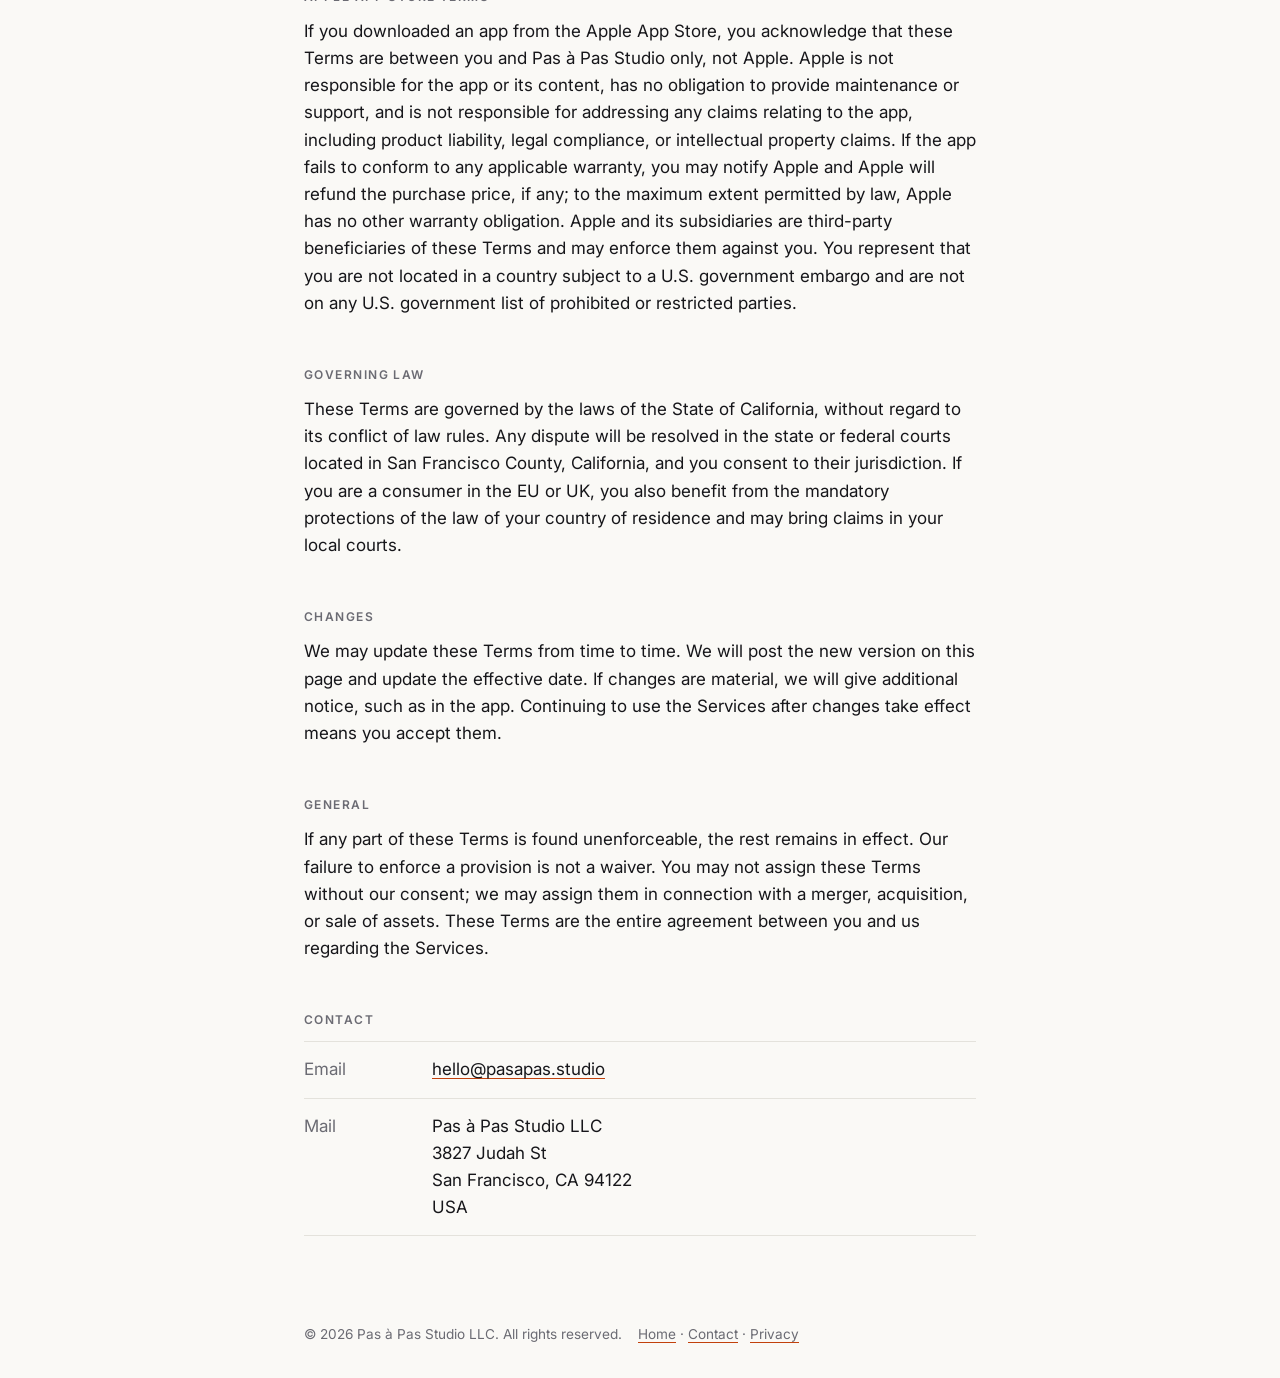
<file: terms.html>
<!doctype html>
<html lang="en">
<head>
  <meta charset="utf-8">
  <meta name="viewport" content="width=device-width, initial-scale=1">
  <title>Terms of Use | Pas à Pas Studio</title>
  <meta name="description" content="Terms of use for apps and services operated by Pas à Pas Studio LLC.">
  <link rel="canonical" href="https://pasapas.studio/terms">
  <link rel="icon" href="data:image/svg+xml,%3Csvg xmlns='http://www.w3.org/2000/svg' viewBox='0 0 32 32'%3E%3Crect width='32' height='32' rx='7' fill='%23111'/%3E%3Cpath d='M8 23h5v-5h5v-5h6' fill='none' stroke='%23fff' stroke-width='2.6' stroke-linecap='round' stroke-linejoin='round'/%3E%3C/svg%3E">
  <link rel="preconnect" href="https://fonts.googleapis.com">
  <link rel="preconnect" href="https://fonts.gstatic.com" crossorigin>
  <link href="https://fonts.googleapis.com/css2?family=Inter:wght@400;500;600&family=Fraunces:opsz,wght@9..144,500&display=swap" rel="stylesheet">
  <link rel="stylesheet" href="style.css">
</head>
<body>
  <main class="doc">
    <a class="back" href="/">← Pas à Pas Studio</a>

    <h1>Terms of Use</h1>
    <p class="meta">Effective September 24, 2026</p>

    <section>
      <p>These Terms of Use (“Terms”) govern your use of the mobile apps, websites, and related services operated by Pas à Pas Studio LLC (“Pas à Pas Studio”, “we”, “us”), together the “Services”. By downloading, accessing, or using the Services, you agree to these Terms. If you do not agree, do not use the Services.</p>
      <p>An individual app may include additional terms. If it does, those terms apply together with these, and they control if the two conflict.</p>
    </section>

    <section>
      <h2>Eligibility</h2>
      <p>You must be at least 13 years old (or the minimum age required in your country) to use the Services. If you are under the age of majority where you live, you may use the Services only with the involvement of a parent or guardian who agrees to these Terms.</p>
    </section>

    <section>
      <h2>License</h2>
      <p>Subject to these Terms, we grant you a personal, limited, non-exclusive, non-transferable, revocable license to use the Services on devices you own or control, for your own non-commercial purposes. If you obtained an app through the Apple App Store or Google Play, your use is also subject to that store’s usage rules.</p>
      <p>You may not:</p>
      <ul>
        <li>copy, modify, distribute, sell, or lease any part of the Services;</li>
        <li>reverse engineer or attempt to extract source code, except where the law expressly permits it;</li>
        <li>interfere with or disrupt the Services, or bypass any security or usage limits;</li>
        <li>use the Services for anything unlawful, harmful, or that infringes the rights of others.</li>
      </ul>
    </section>

    <section>
      <h2>Accounts</h2>
      <p>If an app offers accounts, you are responsible for keeping your credentials secure and for activity under your account. Tell us promptly if you suspect unauthorized use. You may delete your account at any time.</p>
    </section>

    <section>
      <h2>Your content</h2>
      <p>You keep ownership of content you create or upload in the Services. You grant us a limited license to host, store, and process that content only as needed to operate the Services for you. You are responsible for your content and confirm you have the rights to it.</p>
    </section>

    <section>
      <h2>Purchases and subscriptions</h2>
      <p>Some features may require a one-time purchase or a subscription. Purchases are processed by Apple or Google and are subject to their terms, including their refund policies. We do not process payments or issue refunds directly.</p>
      <p>Subscriptions renew automatically at the end of each period unless you cancel at least 24 hours before renewal. You can manage or cancel subscriptions in your App Store or Google Play account settings. Deleting an app does not cancel a subscription. Prices may change; any change will take effect at your next renewal after notice.</p>
    </section>

    <section>
      <h2>Intellectual property</h2>
      <p>The Services, including their software, design, text, graphics, and trademarks, are owned by Pas à Pas Studio or its licensors and are protected by law. Except for the license above, these Terms grant you no rights in them.</p>
      <p>If you send us feedback or suggestions, we may use them freely without obligation to you.</p>
    </section>

    <section>
      <h2>Third-party services</h2>
      <p>The Services may link to or rely on services provided by others. We are not responsible for third-party services, and your use of them is governed by their own terms.</p>
    </section>

    <section>
      <h2>Privacy</h2>
      <p>Our <a href="/privacy">Privacy Policy</a> explains how we handle your information.</p>
    </section>

    <section>
      <h2>Disclaimers</h2>
      <p>The Services are provided “as is” and “as available”. To the fullest extent permitted by law, we disclaim all warranties, express or implied, including warranties of merchantability, fitness for a particular purpose, and non-infringement. We do not guarantee that the Services will be uninterrupted, error-free, or that data will never be lost. Keep your own backups of anything important.</p>
    </section>

    <section>
      <h2>Limitation of liability</h2>
      <p>To the fullest extent permitted by law, Pas à Pas Studio will not be liable for any indirect, incidental, special, consequential, or punitive damages, or for any loss of data, profits, or revenue, arising from your use of the Services. Our total liability for any claim relating to the Services is limited to the greater of the amount you paid us for the Services in the 12 months before the claim, or US$50.</p>
      <p>Some jurisdictions do not allow certain limitations, so some of the above may not apply to you. Nothing in these Terms limits rights you have as a consumer that cannot be waived by contract.</p>
    </section>

    <section>
      <h2>Indemnity</h2>
      <p>You agree to indemnify and hold Pas à Pas Studio harmless from claims arising from your misuse of the Services or your violation of these Terms.</p>
    </section>

    <section>
      <h2>Termination</h2>
      <p>You may stop using the Services at any time. We may suspend or end your access if you violate these Terms or if we discontinue a Service. Sections that by their nature should survive termination (such as intellectual property, disclaimers, and limitation of liability) will survive.</p>
    </section>

    <section>
      <h2>Apple App Store terms</h2>
      <p>If you downloaded an app from the Apple App Store, you acknowledge that these Terms are between you and Pas à Pas Studio only, not Apple. Apple is not responsible for the app or its content, has no obligation to provide maintenance or support, and is not responsible for addressing any claims relating to the app, including product liability, legal compliance, or intellectual property claims. If the app fails to conform to any applicable warranty, you may notify Apple and Apple will refund the purchase price, if any; to the maximum extent permitted by law, Apple has no other warranty obligation. Apple and its subsidiaries are third-party beneficiaries of these Terms and may enforce them against you. You represent that you are not located in a country subject to a U.S. government embargo and are not on any U.S. government list of prohibited or restricted parties.</p>
    </section>

    <section>
      <h2>Governing law</h2>
      <p>These Terms are governed by the laws of the State of California, without regard to its conflict of law rules. Any dispute will be resolved in the state or federal courts located in San Francisco County, California, and you consent to their jurisdiction. If you are a consumer in the EU or UK, you also benefit from the mandatory protections of the law of your country of residence and may bring claims in your local courts.</p>
    </section>

    <section>
      <h2>Changes</h2>
      <p>We may update these Terms from time to time. We will post the new version on this page and update the effective date. If changes are material, we will give additional notice, such as in the app. Continuing to use the Services after changes take effect means you accept them.</p>
    </section>

    <section>
      <h2>General</h2>
      <p>If any part of these Terms is found unenforceable, the rest remains in effect. Our failure to enforce a provision is not a waiver. You may not assign these Terms without our consent; we may assign them in connection with a merger, acquisition, or sale of assets. These Terms are the entire agreement between you and us regarding the Services.</p>
    </section>

    <section>
      <h2>Contact</h2>
      <dl>
        <dt>Email</dt>
        <dd><a href="mailto:hello@pasapas.studio">hello@pasapas.studio</a></dd>
        <dt>Mail</dt>
        <dd><address style="font-style: normal">Pas à Pas Studio LLC<br>3827 Judah St<br>San Francisco, CA 94122<br>USA</address></dd>
      </dl>
    </section>
  </main>

  <footer>
    © <span id="y">2026</span> Pas à Pas Studio LLC. All rights reserved.
    <nav><a href="/">Home</a> · <a href="/contact">Contact</a> · <a href="/privacy">Privacy</a></nav>
  </footer>
  <script>document.getElementById('y').textContent = new Date().getFullYear();</script>
</body>
</html>
</file>
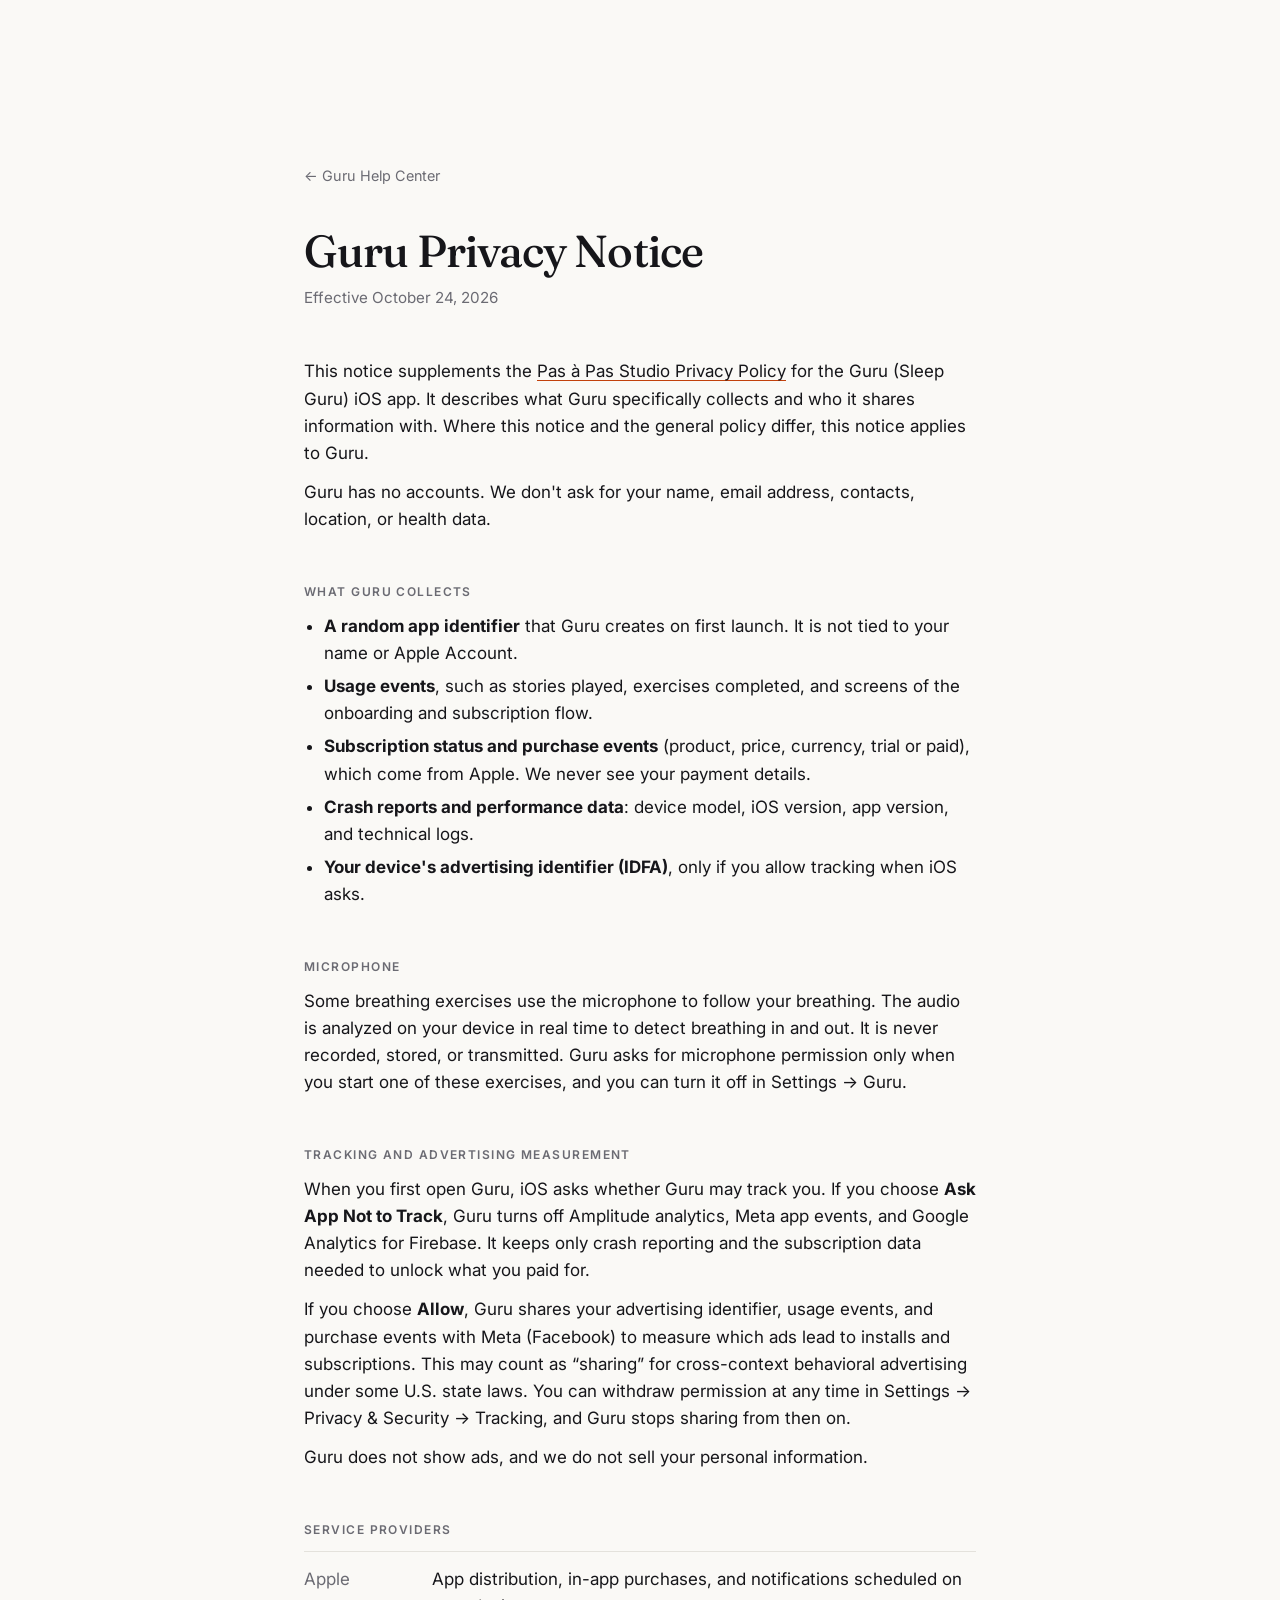
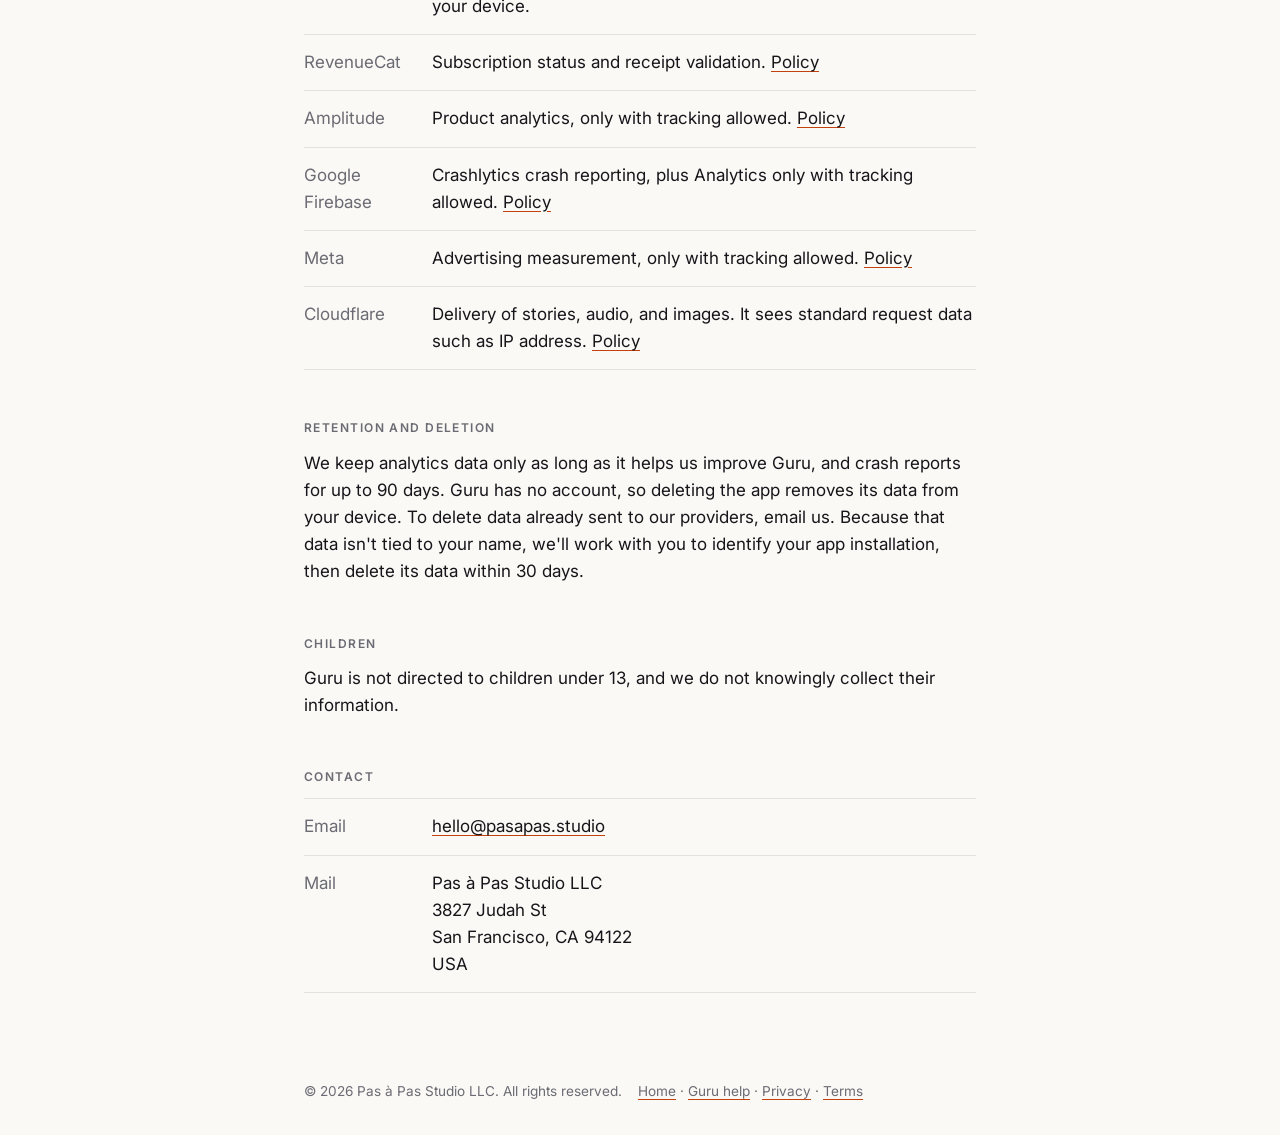
<file: sleepguru/privacy.html>
<!doctype html>
<html lang="en">
<head>
  <meta charset="utf-8">
  <meta name="viewport" content="width=device-width, initial-scale=1">
  <title>Guru Privacy Notice | Pas à Pas Studio</title>
  <meta name="description" content="How Guru (Sleep Guru) handles your information, as a supplement to the Pas à Pas Studio Privacy Policy.">
  <link rel="canonical" href="https://pasapas.studio/sleepguru/privacy">
  <link rel="icon" href="data:image/svg+xml,%3Csvg xmlns='http://www.w3.org/2000/svg' viewBox='0 0 32 32'%3E%3Crect width='32' height='32' rx='7' fill='%23111'/%3E%3Cpath d='M8 23h5v-5h5v-5h6' fill='none' stroke='%23fff' stroke-width='2.6' stroke-linecap='round' stroke-linejoin='round'/%3E%3C/svg%3E">
  <link rel="preconnect" href="https://fonts.googleapis.com">
  <link rel="preconnect" href="https://fonts.gstatic.com" crossorigin>
  <link href="https://fonts.googleapis.com/css2?family=Inter:wght@400;500;600&family=Fraunces:opsz,wght@9..144,500&display=swap" rel="stylesheet">
  <link rel="stylesheet" href="/style.css">
</head>
<body>
  <main class="doc">
    <a class="back" href="/sleepguru/">← Guru Help Center</a>

    <h1>Guru Privacy Notice</h1>
    <p class="meta">Effective October 24, 2026</p>

    <section>
      <p>This notice supplements the <a href="/privacy">Pas à Pas Studio Privacy Policy</a> for the Guru (Sleep Guru) iOS app. It describes what Guru specifically collects and who it shares information with. Where this notice and the general policy differ, this notice applies to Guru.</p>
      <p>Guru has no accounts. We don't ask for your name, email address, contacts, location, or health data.</p>
    </section>

    <section>
      <h2>What Guru collects</h2>
      <ul>
        <li><strong>A random app identifier</strong> that Guru creates on first launch. It is not tied to your name or Apple Account.</li>
        <li><strong>Usage events</strong>, such as stories played, exercises completed, and screens of the onboarding and subscription flow.</li>
        <li><strong>Subscription status and purchase events</strong> (product, price, currency, trial or paid), which come from Apple. We never see your payment details.</li>
        <li><strong>Crash reports and performance data</strong>: device model, iOS version, app version, and technical logs.</li>
        <li><strong>Your device's advertising identifier (IDFA)</strong>, only if you allow tracking when iOS asks.</li>
      </ul>
    </section>

    <section>
      <h2>Microphone</h2>
      <p>Some breathing exercises use the microphone to follow your breathing. The audio is analyzed on your device in real time to detect breathing in and out. It is never recorded, stored, or transmitted. Guru asks for microphone permission only when you start one of these exercises, and you can turn it off in Settings → Guru.</p>
    </section>

    <section>
      <h2>Tracking and advertising measurement</h2>
      <p>When you first open Guru, iOS asks whether Guru may track you. If you choose <strong>Ask App Not to Track</strong>, Guru turns off Amplitude analytics, Meta app events, and Google Analytics for Firebase. It keeps only crash reporting and the subscription data needed to unlock what you paid for.</p>
      <p>If you choose <strong>Allow</strong>, Guru shares your advertising identifier, usage events, and purchase events with Meta (Facebook) to measure which ads lead to installs and subscriptions. This may count as “sharing” for cross-context behavioral advertising under some U.S. state laws. You can withdraw permission at any time in Settings → Privacy &amp; Security → Tracking, and Guru stops sharing from then on.</p>
      <p>Guru does not show ads, and we do not sell your personal information.</p>
    </section>

    <section>
      <h2>Service providers</h2>
      <dl>
        <dt>Apple</dt>
        <dd>App distribution, in-app purchases, and notifications scheduled on your device.</dd>
        <dt>RevenueCat</dt>
        <dd>Subscription status and receipt validation. <a href="https://www.revenuecat.com/privacy">Policy</a></dd>
        <dt>Amplitude</dt>
        <dd>Product analytics, only with tracking allowed. <a href="https://amplitude.com/privacy">Policy</a></dd>
        <dt>Google Firebase</dt>
        <dd>Crashlytics crash reporting, plus Analytics only with tracking allowed. <a href="https://firebase.google.com/support/privacy">Policy</a></dd>
        <dt>Meta</dt>
        <dd>Advertising measurement, only with tracking allowed. <a href="https://www.facebook.com/privacy/policy">Policy</a></dd>
        <dt>Cloudflare</dt>
        <dd>Delivery of stories, audio, and images. It sees standard request data such as IP address. <a href="https://www.cloudflare.com/privacypolicy/">Policy</a></dd>
      </dl>
    </section>

    <section>
      <h2>Retention and deletion</h2>
      <p>We keep analytics data only as long as it helps us improve Guru, and crash reports for up to 90 days. Guru has no account, so deleting the app removes its data from your device. To delete data already sent to our providers, email us. Because that data isn't tied to your name, we'll work with you to identify your app installation, then delete its data within 30 days.</p>
    </section>

    <section>
      <h2>Children</h2>
      <p>Guru is not directed to children under 13, and we do not knowingly collect their information.</p>
    </section>

    <section>
      <h2>Contact</h2>
      <dl>
        <dt>Email</dt>
        <dd><a href="mailto:hello@pasapas.studio?subject=Guru%20privacy%20request">hello@pasapas.studio</a></dd>
        <dt>Mail</dt>
        <dd><address style="font-style: normal">Pas à Pas Studio LLC<br>3827 Judah St<br>San Francisco, CA 94122<br>USA</address></dd>
      </dl>
    </section>
  </main>

  <footer>
    © <span id="y">2026</span> Pas à Pas Studio LLC. All rights reserved.
    <nav><a href="/">Home</a> · <a href="/sleepguru/">Guru help</a> · <a href="/privacy">Privacy</a> · <a href="/terms">Terms</a></nav>
  </footer>
  <script>document.getElementById('y').textContent = new Date().getFullYear();</script>
</body>
</html>
</file>
<file: style.css>
:root {
  --bg: #faf9f6;
  --fg: #16161a;
  --muted: #6b6b73;
  --line: #e4e2dc;
  --accent: #c2410c;
}
@media (prefers-color-scheme: dark) {
  :root {
    --bg: #111113;
    --fg: #ececef;
    --muted: #9a9aa3;
    --line: #26262b;
    --accent: #fb923c;
  }
}
* { box-sizing: border-box; margin: 0; padding: 0; }
html { -webkit-text-size-adjust: 100%; }
body {
  background: var(--bg);
  color: var(--fg);
  font: 400 17px/1.6 Inter, system-ui, -apple-system, sans-serif;
  min-height: 100vh;
  display: flex;
  flex-direction: column;
}
main, footer {
  width: 100%;
  max-width: 720px;
  margin: 0 auto;
  padding: 0 24px;
}
main { flex: 1; padding-top: 18vh; padding-bottom: 64px; }
.mark { width: 44px; height: 44px; margin-bottom: 40px; }
.mark path { stroke: var(--accent); }
h1 {
  font-family: Fraunces, Georgia, serif;
  font-weight: 500;
  font-size: clamp(2.4rem, 7vw, 3.6rem);
  line-height: 1.05;
  letter-spacing: -0.02em;
}
.tagline { margin-top: 16px; font-size: 1.2rem; color: var(--muted); max-width: 32em; }
section { margin-top: 64px; }
h2 {
  font-size: 0.75rem;
  font-weight: 600;
  letter-spacing: 0.12em;
  text-transform: uppercase;
  color: var(--muted);
  margin-bottom: 16px;
}
dl {
  display: grid;
  grid-template-columns: 8rem 1fr;
  border-top: 1px solid var(--line);
}
dt, dd { padding: 14px 0; border-bottom: 1px solid var(--line); }
dt { color: var(--muted); }
a { color: var(--fg); text-decoration-color: var(--accent); text-underline-offset: 3px; }
a:hover { color: var(--accent); }
footer {
  padding-top: 24px;
  padding-bottom: 32px;
  font-size: 0.85rem;
  color: var(--muted);
}
@media (max-width: 520px) {
  dl { grid-template-columns: 1fr; }
  dt { padding-bottom: 0; border-bottom: 0; }
  dd { padding-top: 2px; }
}

/* Long-form pages */
.back { display: inline-block; margin-bottom: 40px; font-size: 0.9rem; color: var(--muted); text-decoration: none; }
.back:hover { color: var(--accent); }
.doc h1 { font-size: clamp(2rem, 6vw, 2.8rem); }
.doc .meta { margin-top: 12px; color: var(--muted); font-size: 0.95rem; }
.doc section { margin-top: 48px; }
.doc h2 { margin-bottom: 12px; }
.doc h3 { font-size: 1rem; font-weight: 600; margin: 20px 0 6px; }
.doc p + p, .doc p + ul, .doc ul + p { margin-top: 12px; }
.doc ul { padding-left: 1.2em; }
.doc li { margin-top: 6px; }
.doc .hint { color: var(--muted); font-size: 0.9rem; }
footer a { color: var(--muted); }
footer nav { display: inline; margin-left: 12px; }


/* Fun: step-by-step motion */
.mark path { stroke-dasharray: 40; stroke-dashoffset: 40; animation: draw 1s steps(5, end) 0.2s forwards; }
@keyframes draw { to { stroke-dashoffset: 0; } }

.tagline .w { display: inline-block; opacity: 0; transform: translateY(8px); animation: step-in 0.35s ease-out forwards; }
@keyframes step-in { to { opacity: 1; transform: none; } }

.print {
  position: fixed;
  left: 0; top: 0;
  width: 10px; height: 20px;
  margin: -10px 0 0 -5px;
  pointer-events: none;
  fill: var(--accent);
  animation: fade 1.8s ease-in forwards;
  z-index: 10;
}
@keyframes fade { from { opacity: 0.55; } to { opacity: 0; } }

@media (prefers-reduced-motion: reduce) {
  .mark path { animation: none; stroke-dashoffset: 0; }
  .tagline .w { animation: none; opacity: 1; transform: none; }
}
</file>
